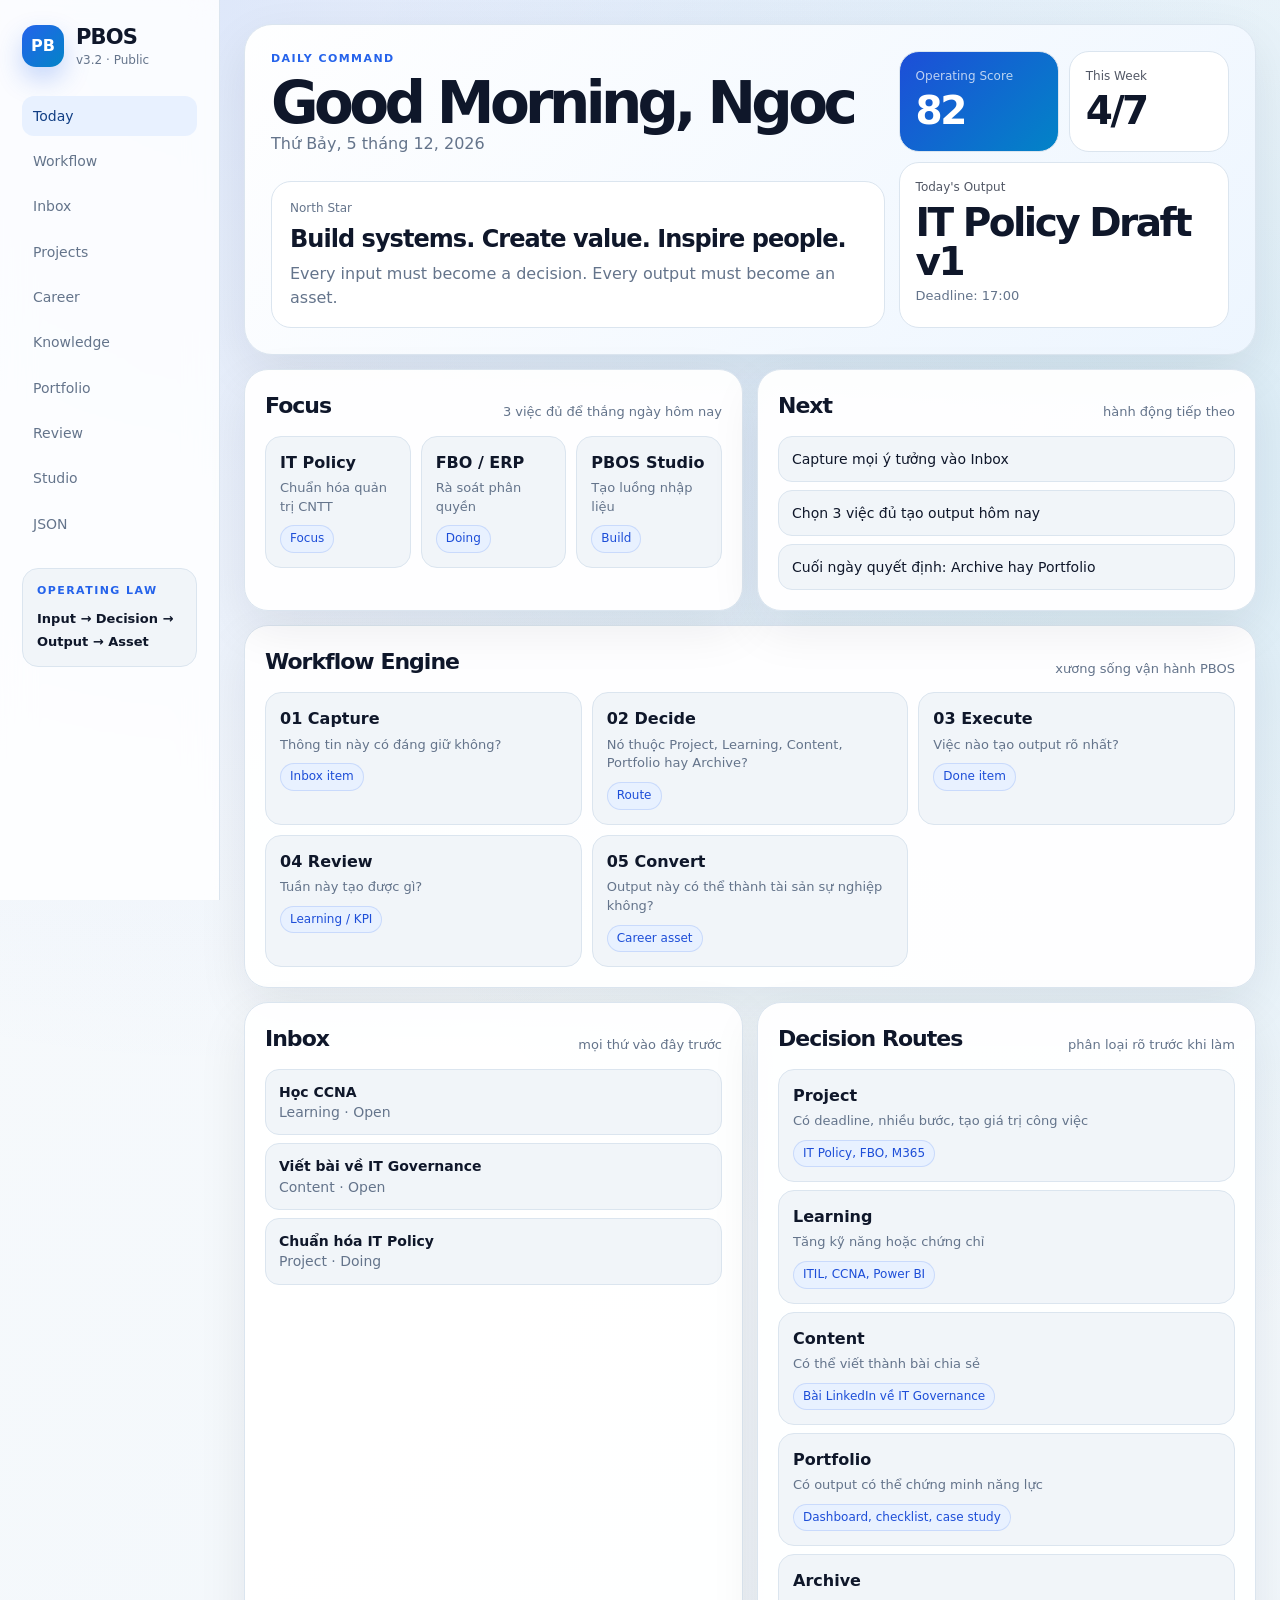
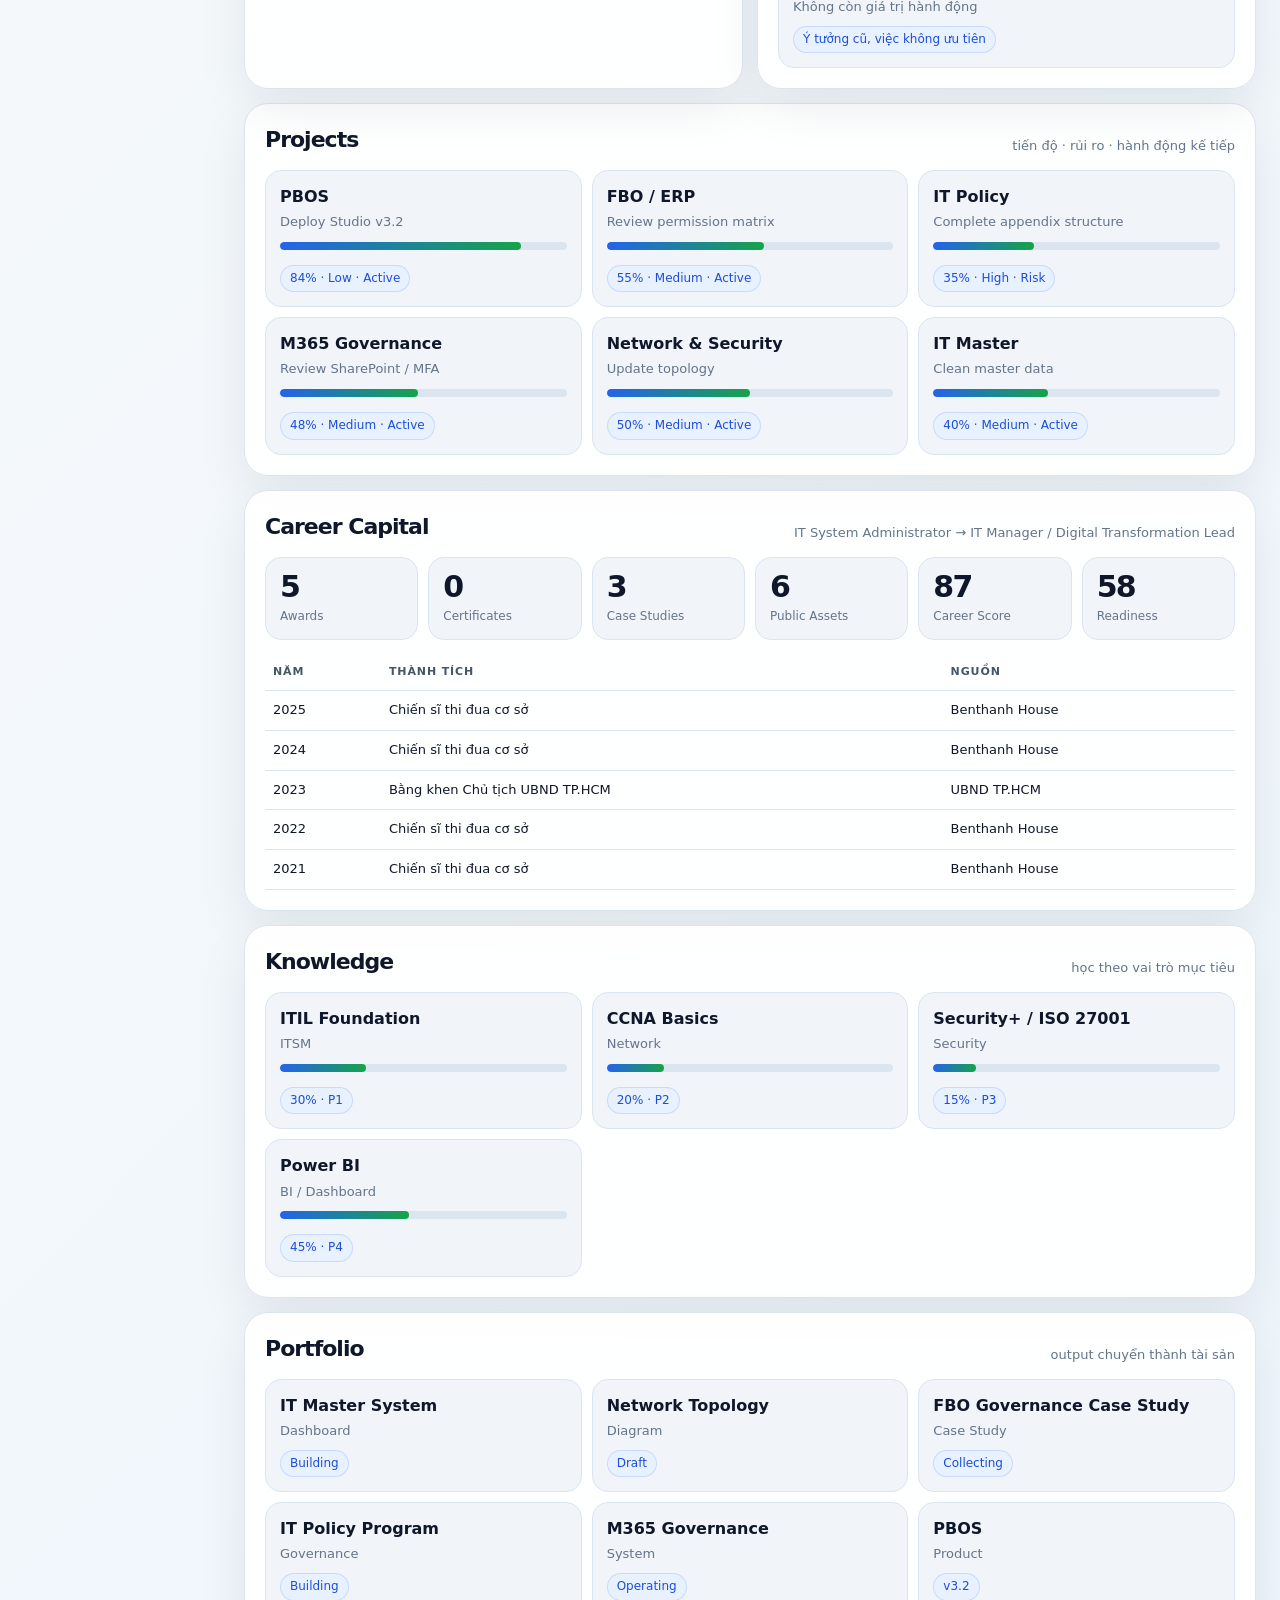
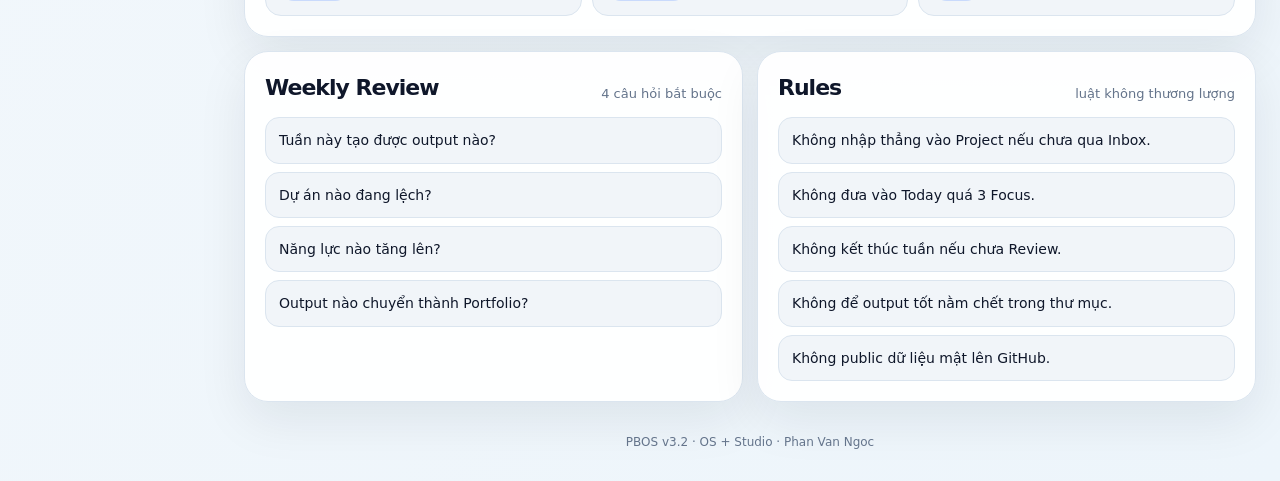
<file: index.html>
<!DOCTYPE html>
<html lang="vi">
<head><meta charset="UTF-8"/><meta name="viewport" content="width=device-width,initial-scale=1.0"/><title>PBOS v3.2</title><link rel="stylesheet" href="assets/css/style.css"/></head>
<body>
<div class="app">
  <aside class="rail">
    <div class="brand"><div class="logo">PB</div><div><h1>PBOS</h1><p id="versionText">OS + Studio</p></div></div>
    <nav><a href="#today" class="active">Today</a><a href="#workflow">Workflow</a><a href="#inbox">Inbox</a><a href="#projects">Projects</a><a href="#career">Career</a><a href="#knowledge">Knowledge</a><a href="#portfolio">Portfolio</a><a href="#review">Review</a><a href="studio.html">Studio</a><a href="admin.html">JSON</a></nav>
    <div class="rule"><span>Operating Law</span><strong>Input → Decision → Output → Asset</strong></div>
  </aside>
  <main>
    <section id="today" class="daily">
      <div class="daily-left"><div class="eyebrow">Daily Command</div><h2 id="greeting">Good Morning, Ngoc</h2><p id="dateNow" class="muted"></p><div class="north"><span>North Star</span><strong id="northStar"></strong><p id="principle"></p></div></div>
      <div class="daily-right"><div class="score-card primary"><span>Operating Score</span><strong id="operatingScore">--</strong></div><div class="score-card"><span>This Week</span><strong id="weekOutput">--</strong></div><div class="score-card wide"><span>Today's Output</span><strong id="todayOutput">--</strong><p id="deadline"></p></div></div>
    </section>
    <section class="board"><div class="panel"><div class="section-title"><h3>Focus</h3><p>3 việc đủ để thắng ngày hôm nay</p></div><div id="focusGrid" class="focus-grid"></div></div><div class="panel"><div class="section-title"><h3>Next</h3><p>hành động tiếp theo</p></div><div id="nextList" class="list"></div></div></section>
    <section id="workflow" class="panel"><div class="section-title"><h3>Workflow Engine</h3><p>xương sống vận hành PBOS</p></div><div id="workflowGrid" class="workflow-grid"></div></section>
    <section id="inbox" class="board"><div class="panel"><div class="section-title"><h3>Inbox</h3><p>mọi thứ vào đây trước</p></div><div id="inboxList" class="list"></div></div><div class="panel"><div class="section-title"><h3>Decision Routes</h3><p>phân loại rõ trước khi làm</p></div><div id="routeList" class="route-grid"></div></div></section>
    <section id="projects" class="panel"><div class="section-title"><h3>Projects</h3><p>tiến độ · rủi ro · hành động kế tiếp</p></div><div id="projectGrid" class="project-grid"></div></section>
    <section id="career" class="panel"><div class="section-title"><h3>Career Capital</h3><p id="careerRole"></p></div><div id="careerGrid" class="metric-grid"></div><table><thead><tr><th>Năm</th><th>Thành tích</th><th>Nguồn</th></tr></thead><tbody id="achievementRows"></tbody></table></section>
    <section id="knowledge" class="panel"><div class="section-title"><h3>Knowledge</h3><p>học theo vai trò mục tiêu</p></div><div id="knowledgeGrid" class="project-grid"></div></section>
    <section id="portfolio" class="panel"><div class="section-title"><h3>Portfolio</h3><p>output chuyển thành tài sản</p></div><div id="portfolioGrid" class="asset-grid"></div></section>
    <section id="review" class="board"><div class="panel"><div class="section-title"><h3>Weekly Review</h3><p>4 câu hỏi bắt buộc</p></div><div id="questionList" class="list"></div></div><div class="panel"><div class="section-title"><h3>Rules</h3><p>luật không thương lượng</p></div><div id="ruleList" class="list"></div></div></section>
    <footer>PBOS v3.2 · OS + Studio · Phan Van Ngoc</footer>
  </main>
</div><script src="assets/js/app.js"></script></body></html>
</file>
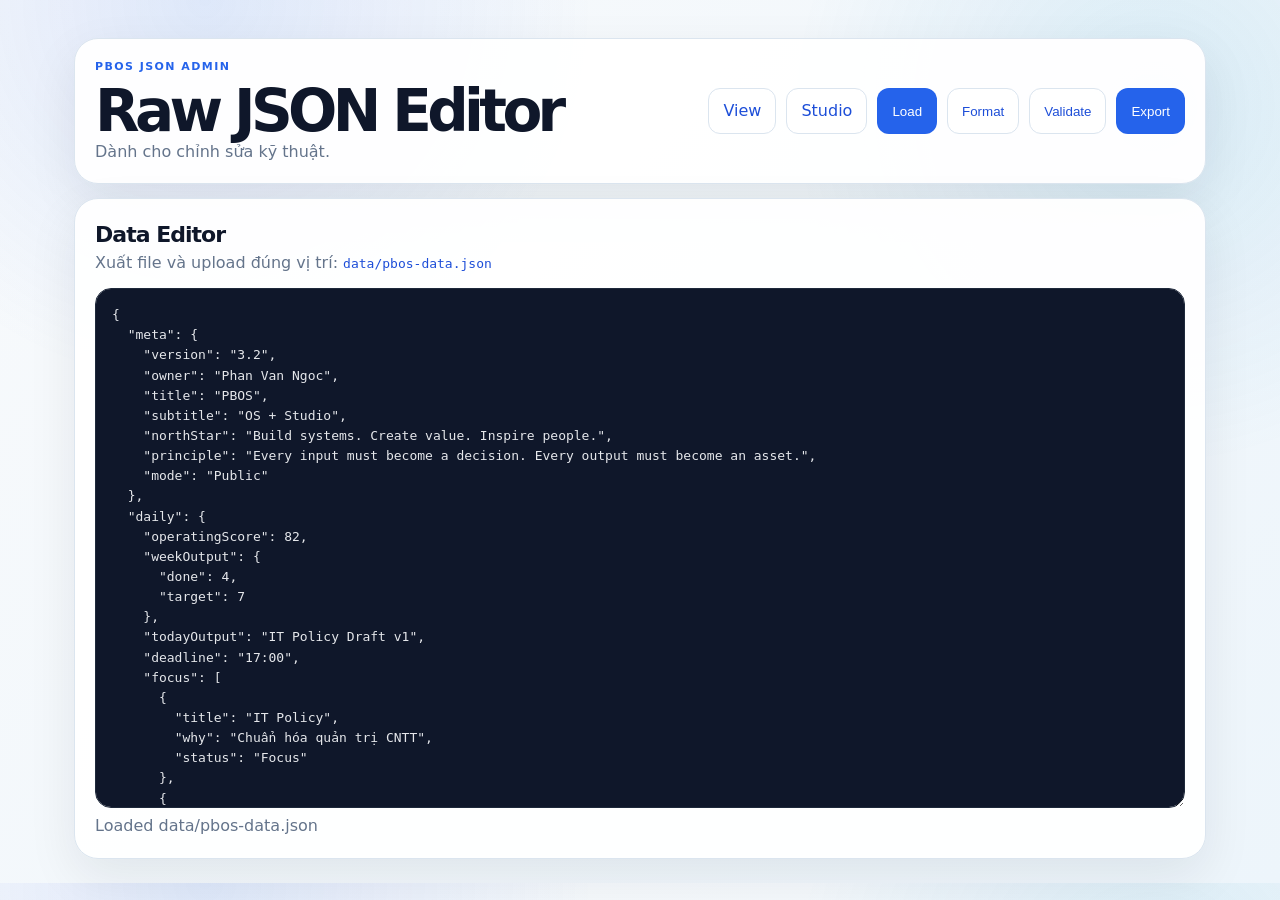
<file: admin.html>
<!DOCTYPE html><html lang="vi"><head><meta charset="UTF-8"/><meta name="viewport" content="width=device-width,initial-scale=1.0"/><title>PBOS JSON Admin</title><link rel="stylesheet" href="assets/css/style.css"/></head><body><main class="admin"><section class="panel admin-head"><div><div class="eyebrow">PBOS JSON Admin</div><h2>Raw JSON Editor</h2><p class="muted">Dành cho chỉnh sửa kỹ thuật.</p></div><div class="actions"><a href="index.html" class="btn secondary">View</a><a href="studio.html" class="btn secondary">Studio</a><button id="loadData" class="btn">Load</button><button id="formatData" class="btn secondary">Format</button><button id="validateData" class="btn secondary">Validate</button><button id="exportData" class="btn">Export</button></div></section><section class="panel"><h3>Data Editor</h3><p class="muted">Xuất file và upload đúng vị trí: <code>data/pbos-data.json</code></p><textarea id="editor" spellcheck="false"></textarea><p id="status" class="muted">Ready.</p></section></main><script src="assets/js/admin.js"></script></body></html>
</file>
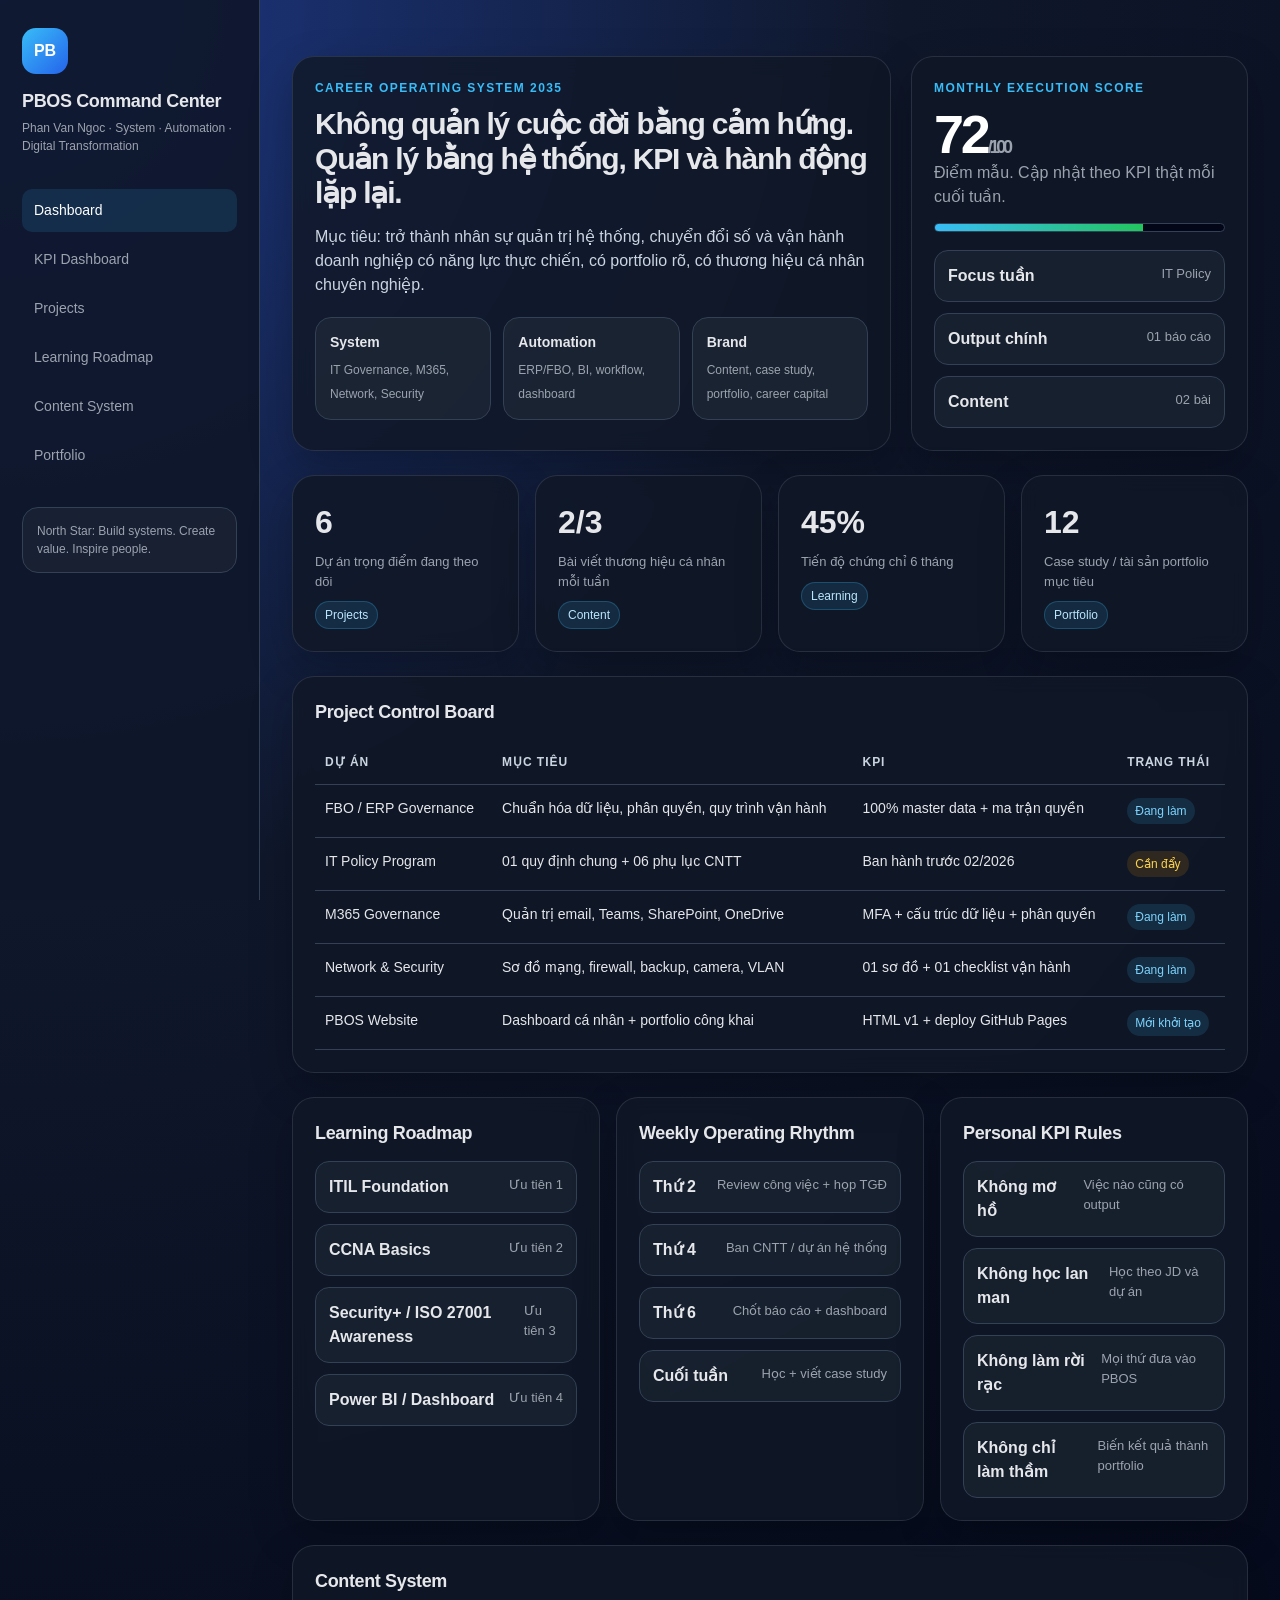
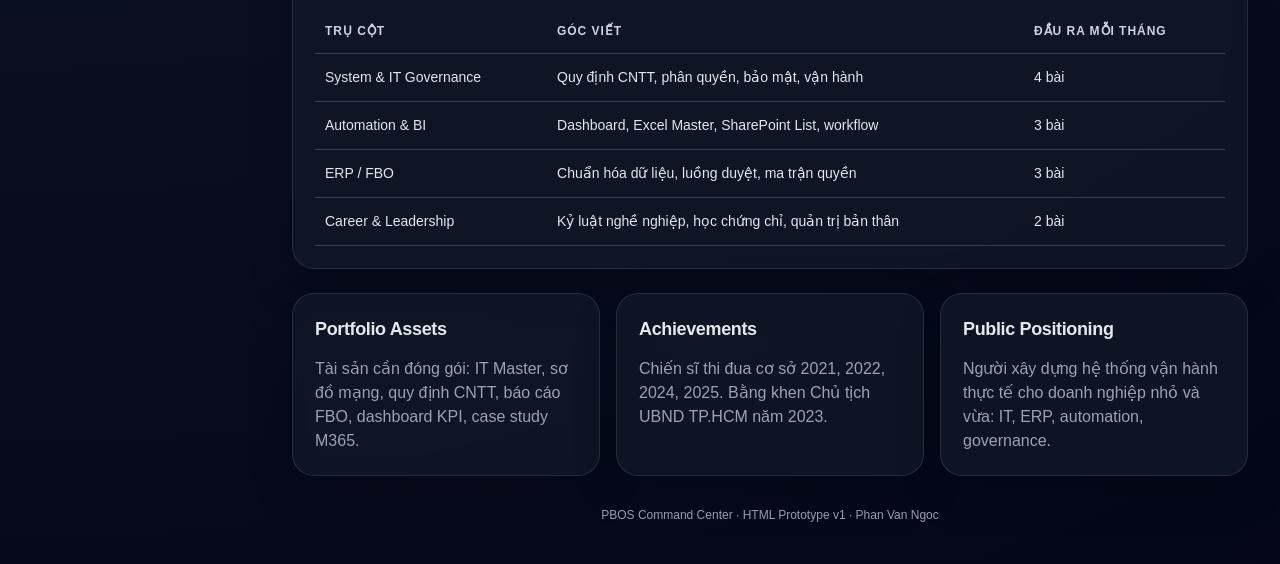
<file: pbos-command-center.html>
<!DOCTYPE html>
<html lang="vi">
<head>
  <meta charset="UTF-8" />
  <meta name="viewport" content="width=device-width, initial-scale=1.0" />
  <title>PBOS Command Center | Phan Van Ngoc</title>
  <style>
    :root {
      --bg: #0f172a;
      --panel: #111827;
      --panel-2: #1f2937;
      --text: #e5e7eb;
      --muted: #9ca3af;
      --line: #334155;
      --accent: #38bdf8;
      --good: #22c55e;
      --warn: #f59e0b;
      --bad: #ef4444;
      --white: #ffffff;
    }

    * {
      box-sizing: border-box;
      margin: 0;
      padding: 0;
    }

    body {
      font-family: Inter, Arial, sans-serif;
      background: radial-gradient(circle at top left, #1e3a8a 0, #0f172a 36%, #020617 100%);
      color: var(--text);
      line-height: 1.5;
      min-height: 100vh;
    }

    .layout {
      display: grid;
      grid-template-columns: 260px 1fr;
      min-height: 100vh;
    }

    aside {
      border-right: 1px solid var(--line);
      background: rgba(15, 23, 42, 0.9);
      padding: 28px 22px;
      position: sticky;
      top: 0;
      height: 100vh;
    }

    .brand {
      margin-bottom: 34px;
    }

    .brand .logo {
      width: 46px;
      height: 46px;
      border-radius: 14px;
      display: grid;
      place-items: center;
      background: linear-gradient(135deg, #38bdf8, #2563eb);
      color: white;
      font-weight: 800;
      margin-bottom: 14px;
    }

    .brand h1 {
      font-size: 18px;
      letter-spacing: -0.02em;
    }

    .brand p {
      font-size: 12px;
      color: var(--muted);
      margin-top: 4px;
    }

    nav a {
      display: block;
      color: var(--muted);
      text-decoration: none;
      padding: 11px 12px;
      border-radius: 10px;
      margin-bottom: 6px;
      font-size: 14px;
    }

    nav a:hover,
    nav a.active {
      background: rgba(56, 189, 248, 0.12);
      color: var(--white);
    }

    .sidebar-note {
      margin-top: 30px;
      padding: 14px;
      border: 1px solid var(--line);
      border-radius: 16px;
      background: rgba(31, 41, 55, 0.55);
      font-size: 12px;
      color: var(--muted);
    }

    main {
      padding: 32px;
      max-width: 1280px;
      width: 100%;
      margin: 0 auto;
    }

    .hero {
      display: grid;
      grid-template-columns: 1.6fr 0.9fr;
      gap: 20px;
      margin-bottom: 24px;
    }

    .card {
      background: rgba(17, 24, 39, 0.82);
      border: 1px solid rgba(148, 163, 184, 0.18);
      border-radius: 22px;
      padding: 22px;
      box-shadow: 0 16px 44px rgba(0, 0, 0, 0.24);
      backdrop-filter: blur(10px);
    }

    .eyebrow {
      color: var(--accent);
      text-transform: uppercase;
      font-size: 12px;
      letter-spacing: 0.12em;
      font-weight: 700;
      margin-bottom: 10px;
    }

    h2 {
      font-size: 30px;
      letter-spacing: -0.04em;
      line-height: 1.15;
      margin-bottom: 14px;
    }

    h3 {
      font-size: 18px;
      margin-bottom: 14px;
      letter-spacing: -0.02em;
    }

    .muted {
      color: var(--muted);
    }

    .slogan {
      font-size: 16px;
      color: #cbd5e1;
      margin-bottom: 20px;
    }

    .focus-grid {
      display: grid;
      grid-template-columns: repeat(3, 1fr);
      gap: 12px;
      margin-top: 20px;
    }

    .focus-item {
      background: rgba(31, 41, 55, 0.7);
      border: 1px solid var(--line);
      padding: 14px;
      border-radius: 16px;
    }

    .focus-item strong {
      display: block;
      margin-bottom: 4px;
      font-size: 14px;
    }

    .focus-item span {
      color: var(--muted);
      font-size: 12px;
    }

    .score {
      font-size: 54px;
      line-height: 1;
      font-weight: 800;
      letter-spacing: -0.06em;
      color: var(--white);
    }

    .score small {
      font-size: 18px;
      color: var(--muted);
    }

    .progress {
      height: 9px;
      background: #020617;
      border-radius: 999px;
      overflow: hidden;
      margin-top: 14px;
      border: 1px solid var(--line);
    }

    .bar {
      height: 100%;
      background: linear-gradient(90deg, #38bdf8, #22c55e);
      width: var(--w);
    }

    section {
      margin-top: 24px;
    }

    .grid-4 {
      display: grid;
      grid-template-columns: repeat(4, 1fr);
      gap: 16px;
    }

    .grid-3 {
      display: grid;
      grid-template-columns: repeat(3, 1fr);
      gap: 16px;
    }

    .metric {
      min-height: 134px;
    }

    .metric .value {
      font-size: 32px;
      font-weight: 800;
      margin-bottom: 6px;
    }

    .metric .label {
      color: var(--muted);
      font-size: 13px;
    }

    .tag {
      display: inline-block;
      padding: 4px 9px;
      border-radius: 999px;
      background: rgba(56, 189, 248, 0.12);
      border: 1px solid rgba(56, 189, 248, 0.25);
      color: #bae6fd;
      font-size: 12px;
      margin-top: 10px;
    }

    table {
      width: 100%;
      border-collapse: collapse;
      overflow: hidden;
      font-size: 14px;
    }

    th, td {
      text-align: left;
      padding: 13px 10px;
      border-bottom: 1px solid var(--line);
      vertical-align: top;
    }

    th {
      color: #cbd5e1;
      font-size: 12px;
      text-transform: uppercase;
      letter-spacing: 0.08em;
      font-weight: 700;
    }

    td {
      color: #e5e7eb;
    }

    .status {
      font-size: 12px;
      border-radius: 999px;
      padding: 4px 8px;
      display: inline-block;
      white-space: nowrap;
    }

    .doing { background: rgba(56, 189, 248, 0.14); color: #7dd3fc; }
    .done { background: rgba(34, 197, 94, 0.14); color: #86efac; }
    .risk { background: rgba(245, 158, 11, 0.14); color: #fcd34d; }

    .list {
      display: grid;
      gap: 11px;
    }

    .list-item {
      display: flex;
      justify-content: space-between;
      gap: 12px;
      padding: 13px;
      border-radius: 14px;
      background: rgba(31, 41, 55, 0.54);
      border: 1px solid var(--line);
    }

    .list-item span {
      color: var(--muted);
      font-size: 13px;
    }

    .footer {
      margin: 30px 0 8px;
      color: var(--muted);
      font-size: 12px;
      text-align: center;
    }

    @media (max-width: 960px) {
      .layout {
        grid-template-columns: 1fr;
      }

      aside {
        position: relative;
        height: auto;
      }

      .hero,
      .grid-4,
      .grid-3,
      .focus-grid {
        grid-template-columns: 1fr;
      }

      main {
        padding: 18px;
      }
    }
  </style>
</head>
<body>
  <div class="layout">
    <aside>
      <div class="brand">
        <div class="logo">PB</div>
        <h1>PBOS Command Center</h1>
        <p>Phan Van Ngoc · System · Automation · Digital Transformation</p>
      </div>

      <nav>
        <a class="active" href="#dashboard">Dashboard</a>
        <a href="#kpi">KPI Dashboard</a>
        <a href="#projects">Projects</a>
        <a href="#learning">Learning Roadmap</a>
        <a href="#content">Content System</a>
        <a href="#portfolio">Portfolio</a>
      </nav>

      <div class="sidebar-note">
        North Star: Build systems. Create value. Inspire people.
      </div>
    </aside>

    <main>
      <section id="dashboard" class="hero">
        <div class="card">
          <div class="eyebrow">Career Operating System 2035</div>
          <h2>Không quản lý cuộc đời bằng cảm hứng. Quản lý bằng hệ thống, KPI và hành động lặp lại.</h2>
          <p class="slogan">Mục tiêu: trở thành nhân sự quản trị hệ thống, chuyển đổi số và vận hành doanh nghiệp có năng lực thực chiến, có portfolio rõ, có thương hiệu cá nhân chuyên nghiệp.</p>

          <div class="focus-grid">
            <div class="focus-item">
              <strong>System</strong>
              <span>IT Governance, M365, Network, Security</span>
            </div>
            <div class="focus-item">
              <strong>Automation</strong>
              <span>ERP/FBO, BI, workflow, dashboard</span>
            </div>
            <div class="focus-item">
              <strong>Brand</strong>
              <span>Content, case study, portfolio, career capital</span>
            </div>
          </div>
        </div>

        <div class="card">
          <div class="eyebrow">Monthly Execution Score</div>
          <div class="score">72<small>/100</small></div>
          <p class="muted">Điểm mẫu. Cập nhật theo KPI thật mỗi cuối tuần.</p>
          <div class="progress"><div class="bar" style="--w:72%"></div></div>
          <div class="list" style="margin-top:18px">
            <div class="list-item"><strong>Focus tuần</strong><span>IT Policy</span></div>
            <div class="list-item"><strong>Output chính</strong><span>01 báo cáo</span></div>
            <div class="list-item"><strong>Content</strong><span>02 bài</span></div>
          </div>
        </div>
      </section>

      <section id="kpi">
        <div class="grid-4">
          <div class="card metric">
            <div class="value">6</div>
            <div class="label">Dự án trọng điểm đang theo dõi</div>
            <span class="tag">Projects</span>
          </div>
          <div class="card metric">
            <div class="value">2/3</div>
            <div class="label">Bài viết thương hiệu cá nhân mỗi tuần</div>
            <span class="tag">Content</span>
          </div>
          <div class="card metric">
            <div class="value">45%</div>
            <div class="label">Tiến độ chứng chỉ 6 tháng</div>
            <span class="tag">Learning</span>
          </div>
          <div class="card metric">
            <div class="value">12</div>
            <div class="label">Case study / tài sản portfolio mục tiêu</div>
            <span class="tag">Portfolio</span>
          </div>
        </div>
      </section>

      <section id="projects">
        <div class="card">
          <h3>Project Control Board</h3>
          <table>
            <thead>
              <tr>
                <th>Dự án</th>
                <th>Mục tiêu</th>
                <th>KPI</th>
                <th>Trạng thái</th>
              </tr>
            </thead>
            <tbody>
              <tr>
                <td>FBO / ERP Governance</td>
                <td>Chuẩn hóa dữ liệu, phân quyền, quy trình vận hành</td>
                <td>100% master data + ma trận quyền</td>
                <td><span class="status doing">Đang làm</span></td>
              </tr>
              <tr>
                <td>IT Policy Program</td>
                <td>01 quy định chung + 06 phụ lục CNTT</td>
                <td>Ban hành trước 02/2026</td>
                <td><span class="status risk">Cần đẩy</span></td>
              </tr>
              <tr>
                <td>M365 Governance</td>
                <td>Quản trị email, Teams, SharePoint, OneDrive</td>
                <td>MFA + cấu trúc dữ liệu + phân quyền</td>
                <td><span class="status doing">Đang làm</span></td>
              </tr>
              <tr>
                <td>Network & Security</td>
                <td>Sơ đồ mạng, firewall, backup, camera, VLAN</td>
                <td>01 sơ đồ + 01 checklist vận hành</td>
                <td><span class="status doing">Đang làm</span></td>
              </tr>
              <tr>
                <td>PBOS Website</td>
                <td>Dashboard cá nhân + portfolio công khai</td>
                <td>HTML v1 + deploy GitHub Pages</td>
                <td><span class="status doing">Mới khởi tạo</span></td>
              </tr>
            </tbody>
          </table>
        </div>
      </section>

      <section id="learning">
        <div class="grid-3">
          <div class="card">
            <h3>Learning Roadmap</h3>
            <div class="list">
              <div class="list-item"><strong>ITIL Foundation</strong><span>Ưu tiên 1</span></div>
              <div class="list-item"><strong>CCNA Basics</strong><span>Ưu tiên 2</span></div>
              <div class="list-item"><strong>Security+ / ISO 27001 Awareness</strong><span>Ưu tiên 3</span></div>
              <div class="list-item"><strong>Power BI / Dashboard</strong><span>Ưu tiên 4</span></div>
            </div>
          </div>

          <div class="card">
            <h3>Weekly Operating Rhythm</h3>
            <div class="list">
              <div class="list-item"><strong>Thứ 2</strong><span>Review công việc + họp TGĐ</span></div>
              <div class="list-item"><strong>Thứ 4</strong><span>Ban CNTT / dự án hệ thống</span></div>
              <div class="list-item"><strong>Thứ 6</strong><span>Chốt báo cáo + dashboard</span></div>
              <div class="list-item"><strong>Cuối tuần</strong><span>Học + viết case study</span></div>
            </div>
          </div>

          <div class="card">
            <h3>Personal KPI Rules</h3>
            <div class="list">
              <div class="list-item"><strong>Không mơ hồ</strong><span>Việc nào cũng có output</span></div>
              <div class="list-item"><strong>Không học lan man</strong><span>Học theo JD và dự án</span></div>
              <div class="list-item"><strong>Không làm rời rạc</strong><span>Mọi thứ đưa vào PBOS</span></div>
              <div class="list-item"><strong>Không chỉ làm thầm</strong><span>Biến kết quả thành portfolio</span></div>
            </div>
          </div>
        </div>
      </section>

      <section id="content">
        <div class="card">
          <h3>Content System</h3>
          <table>
            <thead>
              <tr>
                <th>Trụ cột</th>
                <th>Góc viết</th>
                <th>Đầu ra mỗi tháng</th>
              </tr>
            </thead>
            <tbody>
              <tr>
                <td>System & IT Governance</td>
                <td>Quy định CNTT, phân quyền, bảo mật, vận hành</td>
                <td>4 bài</td>
              </tr>
              <tr>
                <td>Automation & BI</td>
                <td>Dashboard, Excel Master, SharePoint List, workflow</td>
                <td>3 bài</td>
              </tr>
              <tr>
                <td>ERP / FBO</td>
                <td>Chuẩn hóa dữ liệu, luồng duyệt, ma trận quyền</td>
                <td>3 bài</td>
              </tr>
              <tr>
                <td>Career & Leadership</td>
                <td>Kỷ luật nghề nghiệp, học chứng chỉ, quản trị bản thân</td>
                <td>2 bài</td>
              </tr>
            </tbody>
          </table>
        </div>
      </section>

      <section id="portfolio">
        <div class="grid-3">
          <div class="card">
            <h3>Portfolio Assets</h3>
            <p class="muted">Tài sản cần đóng gói: IT Master, sơ đồ mạng, quy định CNTT, báo cáo FBO, dashboard KPI, case study M365.</p>
          </div>

          <div class="card">
            <h3>Achievements</h3>
            <p class="muted">Chiến sĩ thi đua cơ sở 2021, 2022, 2024, 2025. Bằng khen Chủ tịch UBND TP.HCM năm 2023.</p>
          </div>

          <div class="card">
            <h3>Public Positioning</h3>
            <p class="muted">Người xây dựng hệ thống vận hành thực tế cho doanh nghiệp nhỏ và vừa: IT, ERP, automation, governance.</p>
          </div>
        </div>
      </section>

      <div class="footer">
        PBOS Command Center · HTML Prototype v1 · Phan Van Ngoc
      </div>
    </main>
  </div>
</body>
</html>
</file>
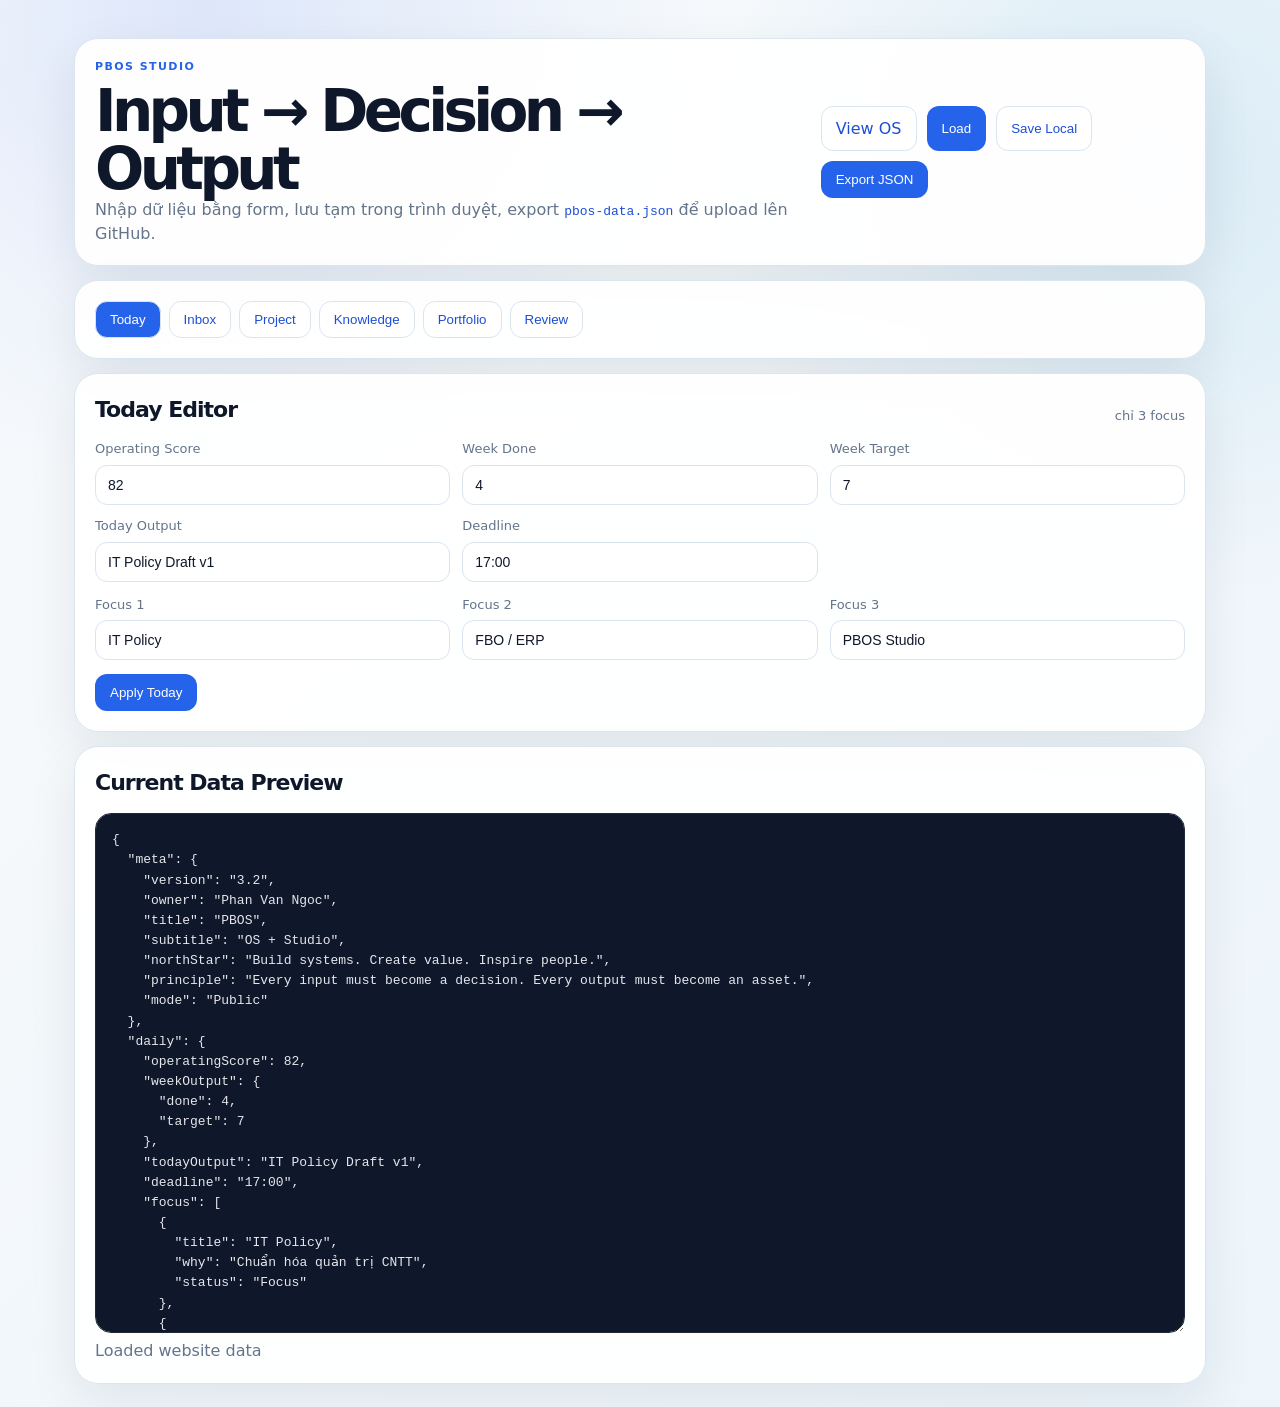
<file: studio.html>
<!DOCTYPE html>
<html lang="vi">
<head><meta charset="UTF-8"/><meta name="viewport" content="width=device-width,initial-scale=1.0"/><title>PBOS Studio v3.2</title><link rel="stylesheet" href="assets/css/style.css"/></head>
<body>
<main class="studio">
  <section class="panel studio-head">
    <div><div class="eyebrow">PBOS Studio</div><h2>Input → Decision → Output</h2><p class="muted">Nhập dữ liệu bằng form, lưu tạm trong trình duyệt, export <code>pbos-data.json</code> để upload lên GitHub.</p></div>
    <div class="actions"><a class="btn secondary" href="index.html">View OS</a><button id="loadData" class="btn">Load</button><button id="saveLocal" class="btn secondary">Save Local</button><button id="exportData" class="btn">Export JSON</button></div>
  </section>

  <section class="tabs panel">
    <button data-tab="today" class="tab active">Today</button>
    <button data-tab="inbox" class="tab">Inbox</button>
    <button data-tab="project" class="tab">Project</button>
    <button data-tab="knowledge" class="tab">Knowledge</button>
    <button data-tab="portfolio" class="tab">Portfolio</button>
    <button data-tab="review" class="tab">Review</button>
  </section>

  <section id="tab-today" class="panel tab-panel active">
    <div class="section-title"><h3>Today Editor</h3><p>chỉ 3 focus</p></div>
    <div class="form-grid">
      <label>Operating Score<input id="operatingScore" type="number" min="0" max="100"></label>
      <label>Week Done<input id="weekDone" type="number" min="0"></label>
      <label>Week Target<input id="weekTarget" type="number" min="0"></label>
      <label>Today Output<input id="todayOutput" type="text"></label>
      <label>Deadline<input id="deadline" type="text"></label>
    </div>
    <div class="form-grid three">
      <label>Focus 1<input id="focus1" type="text"></label>
      <label>Focus 2<input id="focus2" type="text"></label>
      <label>Focus 3<input id="focus3" type="text"></label>
    </div>
    <button id="applyToday" class="btn">Apply Today</button>
  </section>

  <section id="tab-inbox" class="panel tab-panel">
    <div class="section-title"><h3>Inbox Capture</h3><p>mọi thứ vào đây trước</p></div>
    <div class="form-grid">
      <label>Item<input id="inboxItem" type="text"></label>
      <label>Type<select id="inboxType"><option>Project</option><option>Learning</option><option>Content</option><option>Portfolio</option><option>Archive</option></select></label>
      <label>Route<select id="inboxRoute"><option>Project</option><option>Learning</option><option>Content</option><option>Portfolio</option><option>Archive</option></select></label>
      <label>Status<select id="inboxStatus"><option>Open</option><option>Doing</option><option>Done</option><option>Archive</option></select></label>
    </div>
    <button id="addInbox" class="btn">Add Inbox</button>
    <div id="inboxPreview" class="preview"></div>
  </section>

  <section id="tab-project" class="panel tab-panel">
    <div class="section-title"><h3>Project Manager</h3><p>dự án có progress và next action</p></div>
    <div class="form-grid">
      <label>Name<input id="projectName" type="text"></label>
      <label>Progress<input id="projectProgress" type="number" min="0" max="100"></label>
      <label>Risk<select id="projectRisk"><option>Low</option><option>Medium</option><option>High</option></select></label>
      <label>Status<select id="projectStatus"><option>Active</option><option>Risk</option><option>Hold</option><option>Done</option></select></label>
      <label class="wide">Next Action<input id="projectNext" type="text"></label>
    </div>
    <button id="addProject" class="btn">Add Project</button>
    <div id="projectPreview" class="preview"></div>
  </section>

  <section id="tab-knowledge" class="panel tab-panel">
    <div class="section-title"><h3>Knowledge Manager</h3><p>học theo vai trò mục tiêu</p></div>
    <div class="form-grid">
      <label>Name<input id="knowledgeName" type="text"></label>
      <label>Type<input id="knowledgeType" type="text"></label>
      <label>Progress<input id="knowledgeProgress" type="number" min="0" max="100"></label>
      <label>Priority<select id="knowledgePriority"><option>P1</option><option>P2</option><option>P3</option><option>P4</option></select></label>
    </div>
    <button id="addKnowledge" class="btn">Add Knowledge</button>
    <div id="knowledgePreview" class="preview"></div>
  </section>

  <section id="tab-portfolio" class="panel tab-panel">
    <div class="section-title"><h3>Portfolio Manager</h3><p>output tốt phải thành asset</p></div>
    <div class="form-grid">
      <label>Name<input id="portfolioName" type="text"></label>
      <label>Type<input id="portfolioType" type="text"></label>
      <label>Status<select id="portfolioStatus"><option>Building</option><option>Draft</option><option>Collecting</option><option>Operating</option><option>Published</option></select></label>
    </div>
    <button id="addPortfolio" class="btn">Add Portfolio</button>
    <div id="portfolioPreview" class="preview"></div>
  </section>

  <section id="tab-review" class="panel tab-panel">
    <div class="section-title"><h3>Weekly Review</h3><p>4 câu hỏi bắt buộc</p></div>
    <div class="form-grid">
      <label>Q1<input id="reviewQ1" type="text"></label>
      <label>Q2<input id="reviewQ2" type="text"></label>
      <label>Q3<input id="reviewQ3" type="text"></label>
      <label>Q4<input id="reviewQ4" type="text"></label>
    </div>
    <button id="applyReview" class="btn">Apply Review</button>
  </section>

  <section class="panel">
    <h3>Current Data Preview</h3>
    <textarea id="jsonPreview" spellcheck="false"></textarea>
    <p id="status" class="muted">Ready.</p>
  </section>
</main>
<script src="assets/js/studio.js"></script>
</body></html>
</file>
<file: assets/css/style.css>
:root{--bg:#f7fafc;--paper:#fff;--soft:#f1f5f9;--line:#dbe5ef;--text:#0f172a;--muted:#64748b;--blue:#2563eb;--cyan:#0284c7;--green:#16a34a;--shadow:0 18px 50px rgba(15,23,42,.08)}*{box-sizing:border-box;margin:0;padding:0}html{scroll-behavior:smooth}body{font-family:Inter,system-ui,-apple-system,BlinkMacSystemFont,"Segoe UI",sans-serif;color:var(--text);background:radial-gradient(circle at 16% 0%,rgba(37,99,235,.12),transparent 28%),radial-gradient(circle at 90% 12%,rgba(2,132,199,.11),transparent 26%),linear-gradient(135deg,#f8fafc,#edf5fb);line-height:1.45}.app{display:grid;grid-template-columns:220px 1fr;min-height:100vh}.rail{position:sticky;top:0;height:100vh;padding:22px;background:rgba(255,255,255,.84);backdrop-filter:blur(16px);border-right:1px solid var(--line)}.brand{display:flex;gap:12px;align-items:center;margin-bottom:26px}.logo{width:42px;height:42px;border-radius:14px;display:grid;place-items:center;color:#fff;font-weight:900;background:linear-gradient(135deg,var(--blue),var(--cyan));box-shadow:0 12px 26px rgba(37,99,235,.25)}.brand h1{font-size:21px;letter-spacing:-.04em}.brand p{font-size:12px;color:var(--muted)}nav{display:grid;gap:5px}nav a{text-decoration:none;color:var(--muted);padding:10px 11px;border-radius:12px;font-size:14px}nav a:hover,nav a.active{color:#123f85;background:#e8f1ff}.rule{margin-top:24px;padding:14px;border-radius:16px;background:var(--soft);border:1px solid var(--line)}.rule span,.eyebrow{display:block;color:var(--blue);font-size:11px;font-weight:800;text-transform:uppercase;letter-spacing:.13em;margin-bottom:7px}.rule strong{font-size:13px}main{max-width:1180px;width:100%;margin:auto;padding:24px}.daily{display:grid;grid-template-columns:1.3fr .7fr;gap:14px;padding:26px;border-radius:28px;border:1px solid var(--line);background:linear-gradient(135deg,rgba(255,255,255,.98),rgba(238,246,255,.94));box-shadow:var(--shadow)}h2{font-size:clamp(34px,5vw,58px);letter-spacing:-.08em;line-height:1}h3{font-size:22px;letter-spacing:-.045em}.muted{color:var(--muted)}.north{margin-top:26px;padding:18px;border-radius:20px;border:1px solid var(--line);background:#fff}.north span{display:block;color:var(--muted);font-size:12px;margin-bottom:4px}.north strong{display:block;font-size:24px;letter-spacing:-.04em}.north p{color:var(--muted);margin-top:6px}.daily-right{display:grid;grid-template-columns:1fr 1fr;gap:10px}.score-card{padding:16px;border-radius:20px;border:1px solid var(--line);background:#fff}.score-card.primary{background:linear-gradient(135deg,#1d4ed8,#0284c7);color:#fff}.score-card.wide{grid-column:1/-1}.score-card span{display:block;font-size:12px;color:inherit;opacity:.72;margin-bottom:6px}.score-card strong{font-size:39px;letter-spacing:-.065em;line-height:1}.score-card p{color:var(--muted);font-size:13px;margin-top:6px}.board{display:grid;grid-template-columns:1fr 1fr;gap:14px;margin-top:14px}.panel{margin-top:14px;padding:20px;border-radius:24px;border:1px solid var(--line);background:rgba(255,255,255,.96);box-shadow:var(--shadow)}.board .panel{margin-top:0}.section-title{display:flex;justify-content:space-between;align-items:end;gap:14px;margin-bottom:14px}.section-title p{font-size:13px;color:var(--muted)}.focus-grid,.asset-grid,.workflow-grid{display:grid;grid-template-columns:repeat(3,1fr);gap:10px}.project-grid{display:grid;grid-template-columns:repeat(3,1fr);gap:10px}.metric-grid{display:grid;grid-template-columns:repeat(6,1fr);gap:10px}.route-grid{display:grid;gap:8px}.card,.item,.metric{padding:14px;border-radius:16px;border:1px solid var(--line);background:var(--soft)}.card strong,.item strong{display:block;margin-bottom:5px}.card p,.item p{color:var(--muted);font-size:13px}.badge{display:inline-block;margin-top:9px;padding:4px 9px;border-radius:999px;font-size:12px;color:#1d4ed8;background:#e8f1ff;border:1px solid rgba(37,99,235,.16)}.progress{height:8px;border-radius:999px;background:#dbe5ef;overflow:hidden;margin:10px 0 6px}.bar{height:100%;border-radius:999px;background:linear-gradient(90deg,var(--blue),var(--green))}.metric strong{display:block;font-size:30px;letter-spacing:-.06em;line-height:1}.metric span{display:block;color:var(--muted);font-size:12px;margin-top:6px}.list{display:grid;gap:8px}.list div{padding:12px 13px;border-radius:14px;border:1px solid var(--line);background:var(--soft);font-size:14px}table{width:100%;border-collapse:collapse;margin-top:14px;font-size:13px}th,td{text-align:left;border-bottom:1px solid var(--line);padding:10px 8px}th{font-size:11px;text-transform:uppercase;letter-spacing:.08em;color:#475569}footer{text-align:center;color:var(--muted);font-size:12px;padding:32px 0 6px}.admin,.studio{max-width:1180px}.admin-head,.studio-head{display:flex;justify-content:space-between;align-items:center;gap:16px}.actions{display:flex;gap:10px;flex-wrap:wrap}.btn,.tab{border:1px solid rgba(37,99,235,.24);background:#2563eb;color:white;border-radius:12px;padding:10px 14px;cursor:pointer;text-decoration:none}.btn.secondary,.tab{background:#fff;color:#1d4ed8;border-color:var(--line)}.tab.active{background:#2563eb;color:#fff}.tabs{display:flex;gap:8px;flex-wrap:wrap}.tab-panel{display:none}.tab-panel.active{display:block}.form-grid{display:grid;grid-template-columns:repeat(3,1fr);gap:12px;margin-bottom:14px}.form-grid.three{grid-template-columns:repeat(3,1fr)}.form-grid label{display:grid;gap:6px;color:var(--muted);font-size:13px}.form-grid input,.form-grid select{padding:11px 12px;border:1px solid var(--line);border-radius:12px;background:#fff;color:var(--text);font-size:14px}.wide{grid-column:1/-1}.preview{margin-top:14px;display:grid;gap:8px}textarea{width:100%;min-height:520px;margin-top:14px;background:#0f172a;color:#e5e7eb;border:1px solid #1e293b;border-radius:16px;padding:16px;font-family:Consolas,monospace;font-size:13px;line-height:1.55}code{color:#1d4ed8}@media(max-width:1080px){.app{grid-template-columns:1fr}.rail{position:relative;height:auto}main{padding:14px}.daily,.board,.focus-grid,.asset-grid,.project-grid,.metric-grid,.workflow-grid,.form-grid{grid-template-columns:1fr}.daily-right{grid-template-columns:1fr}.section-title,.admin-head,.studio-head{display:block}.actions{margin-top:14px}}
</file>
